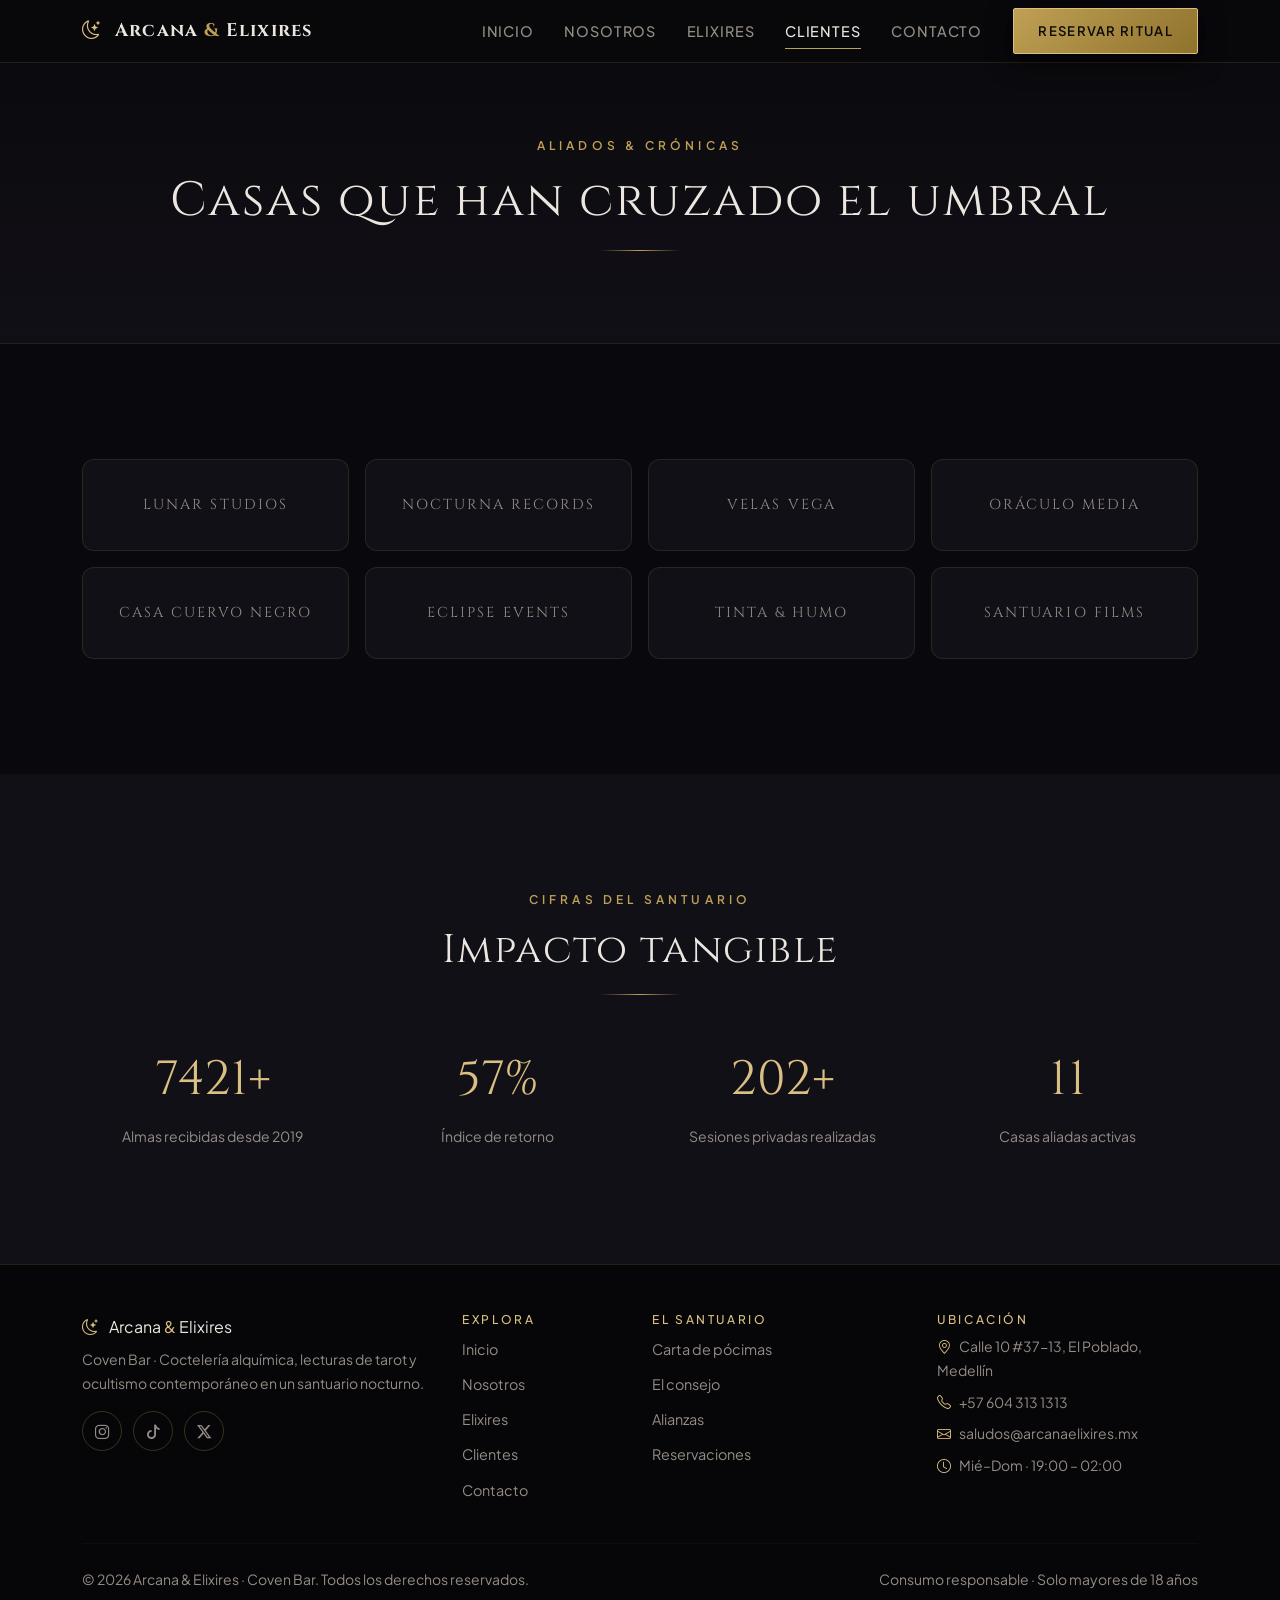
<file: clientes.html>
<!DOCTYPE html>
<html lang="es">
<head>
  <meta charset="UTF-8">
  <meta name="viewport" content="width=device-width, initial-scale=1">
  <meta name="description" content="Aliados, métricas y casos de éxito de Arcana & Elixires.">
  <title>Clientes · Arcana &amp; Elixires — Coven Bar</title>
  <link rel="preconnect" href="https://fonts.googleapis.com">
  <link rel="preconnect" href="https://fonts.gstatic.com" crossorigin>
  <link href="https://fonts.googleapis.com/css2?family=Cinzel:wght@500;600;700&family=Plus+Jakarta+Sans:wght@400;500;600;700&display=swap" rel="stylesheet">
  <link href="https://cdn.jsdelivr.net/npm/bootstrap@5.3.3/dist/css/bootstrap.min.css" rel="stylesheet"
        integrity="sha384-QWTKZyjpPEjISv5WaRU9OFeRpok6YctnYmDr5pNlyT2bRjXh0JMhjY6hW+ALEwIH" crossorigin="anonymous">
  <link rel="stylesheet" href="https://cdn.jsdelivr.net/npm/bootstrap-icons@1.11.3/font/bootstrap-icons.min.css">
  <link rel="stylesheet" href="styles.css">
</head>
<body>
  <nav class="navbar navbar-expand-lg navbar-dark navbar-arcana fixed-top" aria-label="Navegación principal">
    <div class="container">
      <a class="navbar-brand" href="index.html">
        <i class="bi bi-moon-stars text-gold me-2" aria-hidden="true"></i>
        Arcana <span class="amp">&amp;</span> Elixires
      </a>
      <button class="navbar-toggler" type="button" data-bs-toggle="collapse" data-bs-target="#mainNav"
              aria-controls="mainNav" aria-expanded="false" aria-label="Abrir menú de navegación">
        <i class="bi bi-list" aria-hidden="true"></i>
      </button>
      <div class="collapse navbar-collapse" id="mainNav">
        <ul class="navbar-nav ms-auto align-items-lg-center">
          <li class="nav-item"><a class="nav-link" href="index.html">Inicio</a></li>
          <li class="nav-item"><a class="nav-link" href="nosotros.html">Nosotros</a></li>
          <li class="nav-item"><a class="nav-link" href="productos.html">Elixires</a></li>
          <li class="nav-item"><a class="nav-link active" aria-current="page" href="clientes.html">Clientes</a></li>
          <li class="nav-item"><a class="nav-link" href="contacto.html">Contacto</a></li>
          <li class="nav-item ms-lg-3 mt-2 mt-lg-0">
            <a href="contacto.html" class="btn btn-gold btn-arcane btn-sm px-4">Reservar ritual</a>
          </li>
        </ul>
      </div>
    </div>
  </nav>
  <header class="page-header text-center">
    <div class="container">
      <p class="eyebrow">Aliados &amp; Crónicas</p>
      <h1 class="font-display display-5">Casas que han cruzado el umbral</h1>
      <div class="divider-arcane"></div>
    </div>
  </header>

  <section class="section-pad" aria-labelledby="logos-title">
    <div class="container">
      <h2 id="logos-title" class="visually-hidden">Marcas asociadas</h2>
      <div class="row g-3">
        <div class="col-6 col-md-3 reveal"><div class="logo-cell px-3 text-center"><span>LUNAR STUDIOS</span></div></div>
        <div class="col-6 col-md-3 reveal"><div class="logo-cell px-3 text-center"><span>NOCTURNA RECORDS</span></div></div>
        <div class="col-6 col-md-3 reveal"><div class="logo-cell px-3 text-center"><span>VELAS VEGA</span></div></div>
        <div class="col-6 col-md-3 reveal"><div class="logo-cell px-3 text-center"><span>ORÁCULO MEDIA</span></div></div>
        <div class="col-6 col-md-3 reveal"><div class="logo-cell px-3 text-center"><span>CASA CUERVO NEGRO</span></div></div>
        <div class="col-6 col-md-3 reveal"><div class="logo-cell px-3 text-center"><span>ECLIPSE EVENTS</span></div></div>
        <div class="col-6 col-md-3 reveal"><div class="logo-cell px-3 text-center"><span>TINTA &amp; HUMO</span></div></div>
        <div class="col-6 col-md-3 reveal"><div class="logo-cell px-3 text-center"><span>SANTUARIO FILMS</span></div></div>
      </div>
    </div>
  </section>

  <section class="section-pad bg-surface" aria-labelledby="metricas-title">
    <div class="container">
      <div class="text-center reveal">
        <p class="eyebrow">Cifras del santuario</p>
        <h2 id="metricas-title" class="font-display display-6">Impacto tangible</h2>
        <div class="divider-arcane"></div>
      </div>
      <div class="row text-center g-4 mt-1">
        <div class="col-6 col-lg-3 reveal">
          <p class="metric-value mb-1" data-count="12500" data-suffix="+">0</p>
          <p class="text-muted-arcane small mb-0">Almas recibidas desde 2019</p>
        </div>
        <div class="col-6 col-lg-3 reveal">
          <p class="metric-value mb-1" data-count="96" data-suffix="%">0</p>
          <p class="text-muted-arcane small mb-0">Índice de retorno</p>
        </div>
        <div class="col-6 col-lg-3 reveal">
          <p class="metric-value mb-1" data-count="340" data-suffix="+">0</p>
          <p class="text-muted-arcane small mb-0">Sesiones privadas realizadas</p>
        </div>
        <div class="col-6 col-lg-3 reveal">
          <p class="metric-value mb-1" data-count="18" data-suffix="">0</p>
          <p class="text-muted-arcane small mb-0">Casas aliadas activas</p>
        </div>
      </div>
    </div>
  </section>
  <footer class="footer-arcana pt-5 pb-4 mt-auto">
    <div class="container">
      <div class="row g-4">
        <div class="col-lg-4">
          <p class="navbar-brand mb-2">
            <i class="bi bi-moon-stars text-gold me-2" aria-hidden="true"></i>
            Arcana <span class="text-gold">&amp;</span> Elixires
          </p>
          <p class="text-muted-arcane small mb-3">Coven Bar · Coctelería alquímica, lecturas de tarot y ocultismo contemporáneo en un santuario nocturno.</p>
          <a class="social-orb me-2" href="#" aria-label="Instagram"><i class="bi bi-instagram" aria-hidden="true"></i></a>
          <a class="social-orb me-2" href="#" aria-label="TikTok"><i class="bi bi-tiktok" aria-hidden="true"></i></a>
          <a class="social-orb" href="#" aria-label="X"><i class="bi bi-twitter-x" aria-hidden="true"></i></a>
        </div>
        <div class="col-6 col-lg-2">
          <h6 class="text-uppercase text-gold" style="font-size:.75rem;letter-spacing:.22em">Explora</h6>
          <ul class="list-unstyled d-grid gap-2">
            <li><a href="index.html">Inicio</a></li>
            <li><a href="nosotros.html">Nosotros</a></li>
            <li><a href="productos.html">Elixires</a></li>
            <li><a href="clientes.html">Clientes</a></li>
            <li><a href="contacto.html">Contacto</a></li>
          </ul>
        </div>
        <div class="col-6 col-lg-3">
          <h6 class="text-uppercase text-gold" style="font-size:.75rem;letter-spacing:.22em">El Santuario</h6>
          <ul class="list-unstyled d-grid gap-2">
            <li><a href="productos.html">Carta de pócimas</a></li>
            <li><a href="nosotros.html">El consejo</a></li>
            <li><a href="clientes.html">Alianzas</a></li>
            <li><a href="contacto.html">Reservaciones</a></li>
          </ul>
        </div>
        <div class="col-lg-3">
          <h6 class="text-uppercase text-gold" style="font-size:.75rem;letter-spacing:.22em">Ubicación</h6>
          <ul class="list-unstyled d-grid gap-2 text-muted-arcane small">
            <li><i class="bi bi-geo-alt me-2 text-gold" aria-hidden="true"></i>Calle 10 #37-13, El Poblado, Medellín</li>
            <li><i class="bi bi-telephone me-2 text-gold" aria-hidden="true"></i>+57 604 313 1313</li>
            <li><i class="bi bi-envelope me-2 text-gold" aria-hidden="true"></i>saludos@arcanaelixires.mx</li>
            <li><i class="bi bi-clock me-2 text-gold" aria-hidden="true"></i>Mié–Dom · 19:00 – 02:00</li>
          </ul>
        </div>
      </div>
      <hr class="border-secondary border-opacity-25 my-4">
      <div class="d-flex flex-column flex-md-row justify-content-between small text-muted-arcane">
        <p class="mb-1">© <span data-year>2026</span> Arcana &amp; Elixires · Coven Bar. Todos los derechos reservados.</p>
        <p class="mb-1">Consumo responsable · Solo mayores de 18 años</p>
      </div>
    </div>
  </footer>

  <button id="backToTop" aria-label="Volver arriba"><i class="bi bi-arrow-up" aria-hidden="true"></i></button>
  <script src="https://cdn.jsdelivr.net/npm/bootstrap@5.3.3/dist/js/bootstrap.bundle.min.js"
          integrity="sha384-YvpcrYf0tY3lHB60NNkmXc5s9fDVZLESaAA55NDzOxhy9GkcIdslK1eN7N6jIeHz" crossorigin="anonymous"></script>
  <script src="main.js"></script>
</body>
</html>
</file>
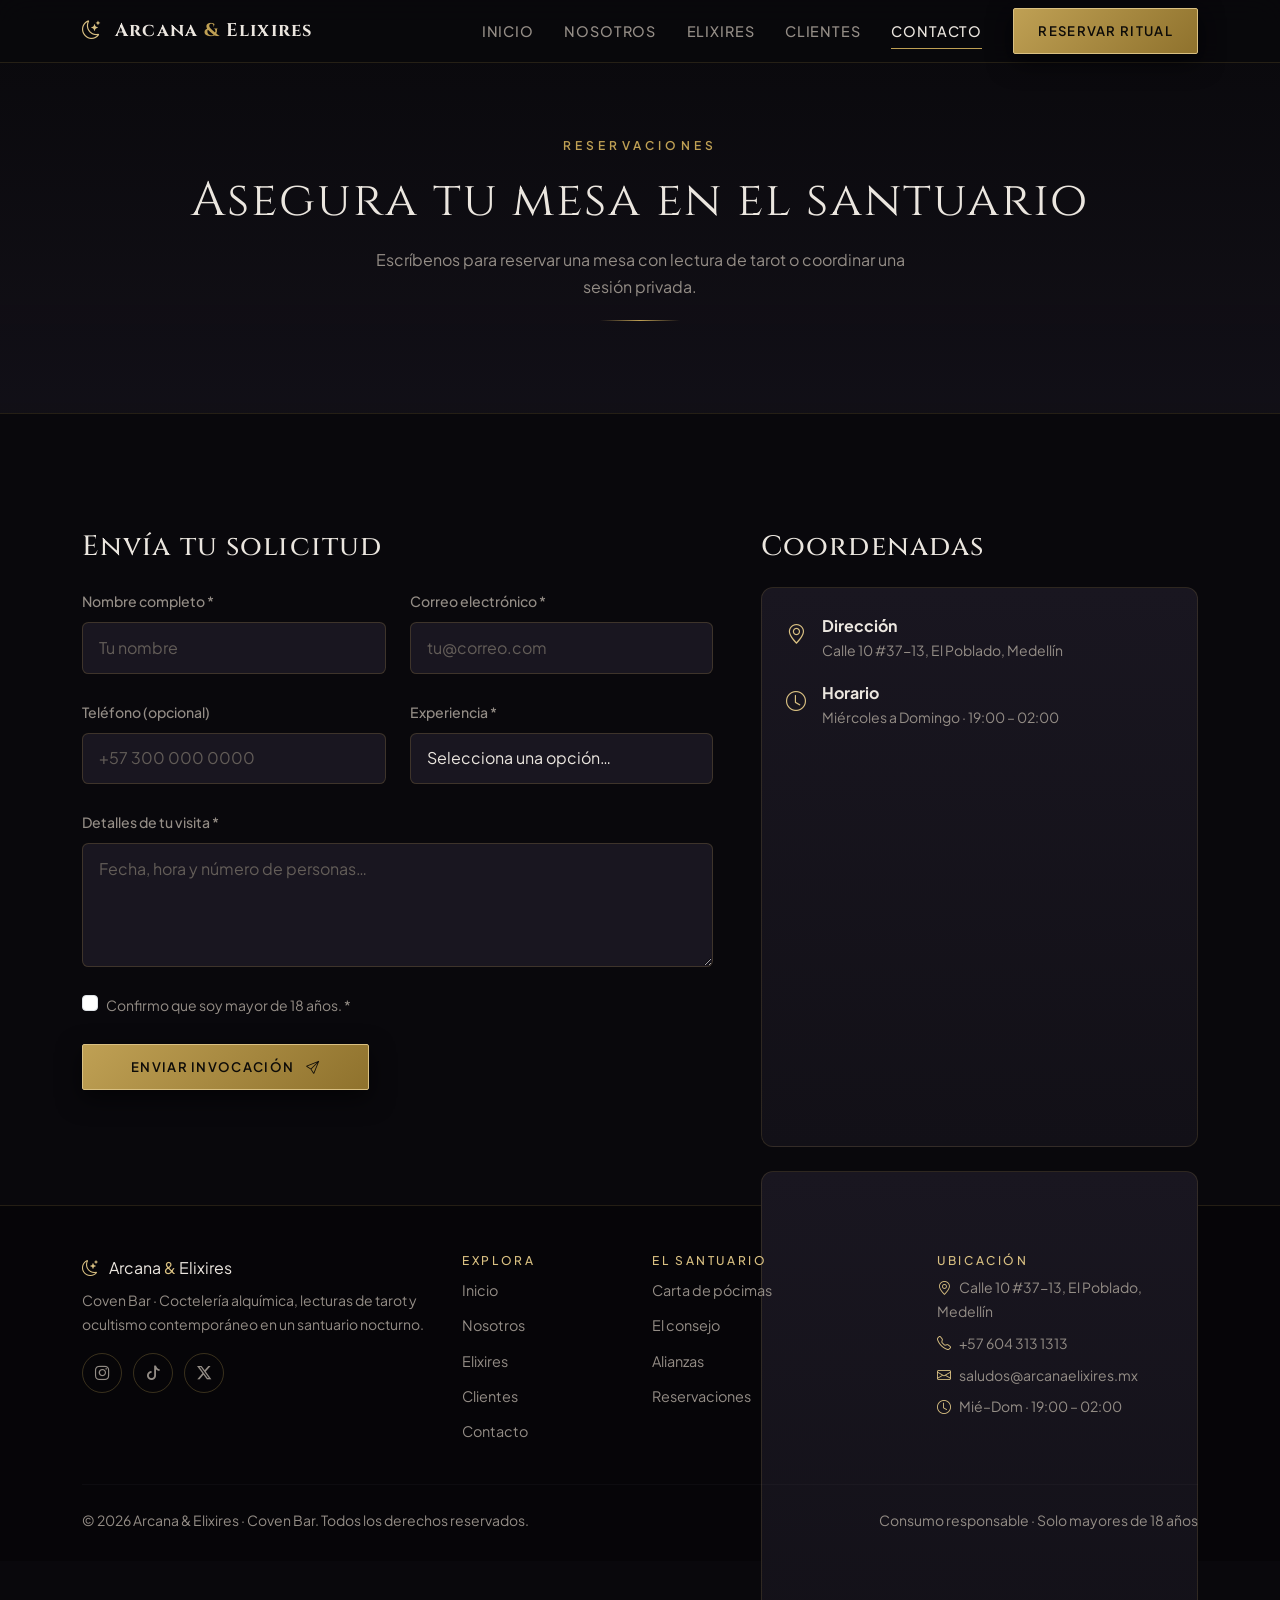
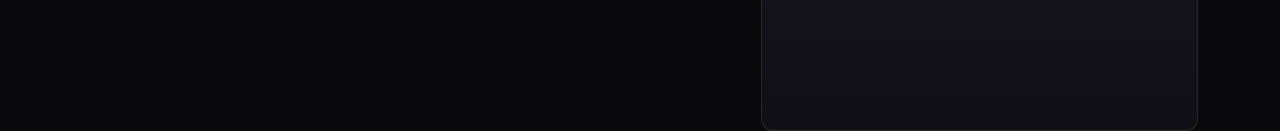
<file: contacto.html>
<!DOCTYPE html>
<html lang="es">
<head>
  <meta charset="UTF-8">
  <meta name="viewport" content="width=device-width, initial-scale=1">
  <meta name="description" content="Reservaciones y eventos privados en Arcana & Elixires.">
  <title>Contacto · Arcana &amp; Elixires — Coven Bar</title>
  <link rel="preconnect" href="https://fonts.googleapis.com">
  <link rel="preconnect" href="https://fonts.gstatic.com" crossorigin>
  <link href="https://fonts.googleapis.com/css2?family=Cinzel:wght@500;600;700&family=Plus+Jakarta+Sans:wght@400;500;600;700&display=swap" rel="stylesheet">
  <link href="https://cdn.jsdelivr.net/npm/bootstrap@5.3.3/dist/css/bootstrap.min.css" rel="stylesheet"
        integrity="sha384-QWTKZyjpPEjISv5WaRU9OFeRpok6YctnYmDr5pNlyT2bRjXh0JMhjY6hW+ALEwIH" crossorigin="anonymous">
  <link rel="stylesheet" href="https://cdn.jsdelivr.net/npm/bootstrap-icons@1.11.3/font/bootstrap-icons.min.css">
  <link rel="stylesheet" href="styles.css">
</head>
<body>
  <nav class="navbar navbar-expand-lg navbar-dark navbar-arcana fixed-top" aria-label="Navegación principal">
    <div class="container">
      <a class="navbar-brand" href="index.html">
        <i class="bi bi-moon-stars text-gold me-2" aria-hidden="true"></i>
        Arcana <span class="amp">&amp;</span> Elixires
      </a>
      <button class="navbar-toggler" type="button" data-bs-toggle="collapse" data-bs-target="#mainNav"
              aria-controls="mainNav" aria-expanded="false" aria-label="Abrir menú de navegación">
        <i class="bi bi-list" aria-hidden="true"></i>
      </button>
      <div class="collapse navbar-collapse" id="mainNav">
        <ul class="navbar-nav ms-auto align-items-lg-center">
          <li class="nav-item"><a class="nav-link" href="index.html">Inicio</a></li>
          <li class="nav-item"><a class="nav-link" href="nosotros.html">Nosotros</a></li>
          <li class="nav-item"><a class="nav-link" href="productos.html">Elixires</a></li>
          <li class="nav-item"><a class="nav-link" href="clientes.html">Clientes</a></li>
          <li class="nav-item"><a class="nav-link active" aria-current="page" href="contacto.html">Contacto</a></li>
          <li class="nav-item ms-lg-3 mt-2 mt-lg-0">
            <a href="contacto.html" class="btn btn-gold btn-arcane btn-sm px-4">Reservar ritual</a>
          </li>
        </ul>
      </div>
    </div>
  </nav>
  <header class="page-header text-center">
    <div class="container">
      <p class="eyebrow">Reservaciones</p>
      <h1 class="font-display display-5">Asegura tu mesa en el santuario</h1>
      <p class="text-muted-arcane col-lg-6 mx-auto mt-3 mb-0">
        Escríbenos para reservar una mesa con lectura de tarot o coordinar una sesión privada.
      </p>
      <div class="divider-arcane"></div>
    </div>
  </header>

  <section class="section-pad" aria-labelledby="form-title">
    <div class="container">
      <div class="row g-5">
        <div class="col-lg-7 reveal">
          <h2 id="form-title" class="font-display h3 mb-4">Envía tu solicitud</h2>
          <div id="formSuccess" class="alert alert-dark border border-warning text-gold d-none" tabindex="-1" role="status">
            <i class="bi bi-check-circle me-2" aria-hidden="true"></i>
            Tu solicitud ha sido recibida. Confirmaremos tu mesa muy pronto.
          </div>
          <form id="contactForm" novalidate>
            <div class="row g-4">
              <div class="col-md-6">
                <label for="nombre" class="form-label">Nombre completo *</label>
                <input type="text" class="form-control" id="nombre" name="nombre" placeholder="Tu nombre" required minlength="3">
                <div class="invalid-feedback">Escribe tu nombre (mínimo 3 caracteres).</div>
              </div>
              <div class="col-md-6">
                <label for="email" class="form-label">Correo electrónico *</label>
                <input type="email" class="form-control" id="email" name="email" placeholder="tu@correo.com" required>
                <div class="invalid-feedback">Ingresa un correo válido.</div>
              </div>
              <div class="col-md-6">
                <label for="telefono" class="form-label">Teléfono (opcional)</label>
                <input type="tel" class="form-control" id="telefono" name="telefono" placeholder="+57 300 000 0000">
              </div>
              <div class="col-md-6">
                <label for="motivo" class="form-label">Experiencia *</label>
                <select class="form-select" id="motivo" name="motivo" required>
                  <option value="" selected disabled>Selecciona una opción…</option>
                  <option>Mesa general + Elixir</option>
                  <option>Ritual completo (Elixir + Lectura de Tarot)</option>
                  <option>Sesión privada / Grupo</option>
                  <option>Alianza o prensa</option>
                </select>
                <div class="invalid-feedback">Selecciona una opción.</div>
              </div>
              <div class="col-12">
                <label for="mensaje" class="form-label">Detalles de tu visita *</label>
                <textarea class="form-control" id="mensaje" name="mensaje" rows="4" placeholder="Fecha, hora y número de personas…" required minlength="10"></textarea>
                <div class="invalid-feedback">Indica al menos 10 caracteres.</div>
              </div>
              <div class="col-12">
                <div class="form-check">
                  <input class="form-check-input" type="checkbox" id="mayor" required>
                  <label class="form-check-label text-muted-arcane small" for="mayor">
                    Confirmo que soy mayor de 18 años. *
                  </label>
                  <div class="invalid-feedback">Debes confirmar tu mayoría de edad.</div>
                </div>
              </div>
              <div class="col-12">
                <button type="submit" class="btn btn-gold btn-arcane px-5">
                  Enviar invocación <i class="bi bi-send ms-2" aria-hidden="true"></i>
                </button>
              </div>
            </div>
          </form>
        </div>

        <div class="col-lg-5 reveal">
          <h2 class="font-display h3 mb-4">Coordenadas</h2>
          <div class="card-arcane p-4 mb-4">
            <ul class="list-unstyled d-grid gap-3 mb-0">
              <li class="d-flex">
                <i class="bi bi-geo-alt text-gold fs-5 me-3 mt-1" aria-hidden="true"></i>
                <div>
                  <p class="fw-bold mb-0">Dirección</p>
                  <p class="text-muted-arcane small mb-0">Calle 10 #37-13, El Poblado, Medellín</p>
                </div>
              </li>
              <li class="d-flex">
                <i class="bi bi-clock text-gold fs-5 me-3 mt-1" aria-hidden="true"></i>
                <div>
                  <p class="fw-bold mb-0">Horario</p>
                  <p class="text-muted-arcane small mb-0">Miércoles a Domingo · 19:00 – 02:00</p>
                </div>
              </li>
            </ul>
          </div>
          <div class="card-arcane overflow-hidden">
            <iframe title="Mapa de ubicación"
                    src="https://www.openstreetmap.org/export/embed.html?bbox=-75.578%2C6.200%2C-75.558%2C6.218&layer=mapnik&marker=6.209%2C-75.568"
                    width="100%" height="240" style="border:0; filter: grayscale(1) invert(0.92) contrast(1.1);"
                    loading="lazy"></iframe>
          </div>
        </div>
      </div>
    </div>
  </section>
  <footer class="footer-arcana pt-5 pb-4 mt-auto">
    <div class="container">
      <div class="row g-4">
        <div class="col-lg-4">
          <p class="navbar-brand mb-2">
            <i class="bi bi-moon-stars text-gold me-2" aria-hidden="true"></i>
            Arcana <span class="text-gold">&amp;</span> Elixires
          </p>
          <p class="text-muted-arcane small mb-3">Coven Bar · Coctelería alquímica, lecturas de tarot y ocultismo contemporáneo en un santuario nocturno.</p>
          <a class="social-orb me-2" href="#" aria-label="Instagram"><i class="bi bi-instagram" aria-hidden="true"></i></a>
          <a class="social-orb me-2" href="#" aria-label="TikTok"><i class="bi bi-tiktok" aria-hidden="true"></i></a>
          <a class="social-orb" href="#" aria-label="X"><i class="bi bi-twitter-x" aria-hidden="true"></i></a>
        </div>
        <div class="col-6 col-lg-2">
          <h6 class="text-uppercase text-gold" style="font-size:.75rem;letter-spacing:.22em">Explora</h6>
          <ul class="list-unstyled d-grid gap-2">
            <li><a href="index.html">Inicio</a></li>
            <li><a href="nosotros.html">Nosotros</a></li>
            <li><a href="productos.html">Elixires</a></li>
            <li><a href="clientes.html">Clientes</a></li>
            <li><a href="contacto.html">Contacto</a></li>
          </ul>
        </div>
        <div class="col-6 col-lg-3">
          <h6 class="text-uppercase text-gold" style="font-size:.75rem;letter-spacing:.22em">El Santuario</h6>
          <ul class="list-unstyled d-grid gap-2">
            <li><a href="productos.html">Carta de pócimas</a></li>
            <li><a href="nosotros.html">El consejo</a></li>
            <li><a href="clientes.html">Alianzas</a></li>
            <li><a href="contacto.html">Reservaciones</a></li>
          </ul>
        </div>
        <div class="col-lg-3">
          <h6 class="text-uppercase text-gold" style="font-size:.75rem;letter-spacing:.22em">Ubicación</h6>
          <ul class="list-unstyled d-grid gap-2 text-muted-arcane small">
            <li><i class="bi bi-geo-alt me-2 text-gold" aria-hidden="true"></i>Calle 10 #37-13, El Poblado, Medellín</li>
            <li><i class="bi bi-telephone me-2 text-gold" aria-hidden="true"></i>+57 604 313 1313</li>
            <li><i class="bi bi-envelope me-2 text-gold" aria-hidden="true"></i>saludos@arcanaelixires.mx</li>
            <li><i class="bi bi-clock me-2 text-gold" aria-hidden="true"></i>Mié–Dom · 19:00 – 02:00</li>
          </ul>
        </div>
      </div>
      <hr class="border-secondary border-opacity-25 my-4">
      <div class="d-flex flex-column flex-md-row justify-content-between small text-muted-arcane">
        <p class="mb-1">© <span data-year>2026</span> Arcana &amp; Elixires · Coven Bar. Todos los derechos reservados.</p>
        <p class="mb-1">Consumo responsable · Solo mayores de 18 años</p>
      </div>
    </div>
  </footer>

  <button id="backToTop" aria-label="Volver arriba"><i class="bi bi-arrow-up" aria-hidden="true"></i></button>
  <script src="https://cdn.jsdelivr.net/npm/bootstrap@5.3.3/dist/js/bootstrap.bundle.min.js"
          integrity="sha384-YvpcrYf0tY3lHB60NNkmXc5s9fDVZLESaAA55NDzOxhy9GkcIdslK1eN7N6jIeHz" crossorigin="anonymous"></script>
  <script src="main.js"></script>
</body>
</html>
</file>
<file: styles.css>
/* ==========================================================
   ARCANA & ELIXIRES · COVEN BAR — Estética Gótica & Alquímica
   Paleta sobria: Obsidiana #09080c / Carbón #121017 /
                  Oro viejo #bfa054 / Carmesí profundo #6e1e2a
   ========================================================== */
:root {
  --ink: #09080c;            /* fondo obsidiana profundo */
  --ink-2: #121017;          /* superficie elevada */
  --ink-3: #191620;          /* tarjetas */
  --crimson: #6e1e2a;        /* borgoña / sangre oscura */
  --crimson-soft: #963342;
  --gold: #bfa054;           /* oro viejo / latón */
  --gold-soft: #d9c082;
  --sage: #5c7a72;           /* verde salvia apagado */
  --bone: #ebe6df;           /* pergamino claro */
  --muted: #948d86;          /* piedra / ceniza */
  --radius: 0.75rem;
  --shadow: 0 20px 50px rgba(0, 0, 0, 0.75);
  --transition: 0.35s cubic-bezier(0.22, 0.8, 0.3, 1);
}

/* ---------- Base ---------- */
html { scroll-behavior: smooth; scroll-padding-top: 84px; }
body {
  font-family: "Plus Jakarta Sans", system-ui, -apple-system, sans-serif;
  background-color: var(--ink);
  color: var(--bone);
  line-height: 1.7;
  overflow-x: hidden;
}
h1, h2, h3, h4, .font-display {
  font-family: "Cinzel", serif;
  letter-spacing: 0.04em;
  color: var(--bone);
}
a { color: var(--gold-soft); text-decoration: none; transition: color var(--transition); }
a:hover { color: var(--gold); }
::selection { background: var(--crimson); color: var(--bone); }

/* Foco visible — accesibilidad */
a:focus-visible, button:focus-visible, input:focus-visible,
textarea:focus-visible, select:focus-visible {
  outline: 2px solid var(--gold);
  outline-offset: 3px;
  border-radius: 0.25rem;
}

/* Utilidades de marca */
.text-gold { color: var(--gold-soft) !important; }
.text-crimson { color: var(--crimson-soft) !important; }
.text-sage { color: var(--sage) !important; }
.text-muted-arcane { color: var(--muted) !important; }
.bg-surface { background-color: var(--ink-2); }
.bg-card { background-color: var(--ink-3); }

.eyebrow {
  font-size: 0.75rem;
  letter-spacing: 0.35em;
  text-transform: uppercase;
  color: var(--gold);
  font-weight: 600;
}
.section-pad { padding: clamp(4.5rem, 9vw, 7.5rem) 0; }
.divider-arcane {
  width: 80px;
  height: 1px;
  margin: 1.25rem auto;
  background: linear-gradient(90deg, transparent, var(--gold), transparent);
}

/* ---------- Navbar fija ---------- */
.navbar-arcana {
  background: rgba(9, 8, 12, 0.88);
  backdrop-filter: blur(16px);
  -webkit-backdrop-filter: blur(16px);
  border-bottom: 1px solid rgba(191, 160, 84, 0.16);
  transition: box-shadow var(--transition), background var(--transition);
}
.navbar-arcana.is-scrolled { box-shadow: 0 10px 35px rgba(0, 0, 0, 0.8); }
.navbar-arcana .navbar-brand {
  font-family: "Cinzel", serif;
  font-weight: 700;
  font-size: 1.15rem;
  color: var(--bone) !important;
  letter-spacing: 0.06em;
}
.navbar-arcana .navbar-brand .amp { color: var(--gold); }
.navbar-arcana .nav-link {
  color: var(--muted) !important;
  font-weight: 500;
  font-size: 0.9rem;
  letter-spacing: 0.06em;
  text-transform: uppercase;
  padding: 0.55rem 0.95rem !important;
  position: relative;
}
.navbar-arcana .nav-link::after {
  content: "";
  position: absolute;
  left: 0.95rem;
  right: 0.95rem;
  bottom: 0.2rem;
  height: 1px;
  background: var(--gold);
  transform: scaleX(0);
  transform-origin: center;
  transition: transform var(--transition);
}
.navbar-arcana .nav-link:hover,
.navbar-arcana .nav-link.active { color: var(--bone) !important; }
.navbar-arcana .nav-link:hover::after,
.navbar-arcana .nav-link.active::after { transform: scaleX(1); }
.navbar-toggler { border-color: rgba(191, 160, 84, 0.35); }
.navbar-toggler .bi { color: var(--gold); font-size: 1.4rem; }

/* ---------- Botones ---------- */
.btn-arcane {
  --bs-btn-font-weight: 600;
  --bs-btn-padding-y: 0.75rem;
  --bs-btn-padding-x: 1.8rem;
  border-radius: 2px;
  letter-spacing: 0.1em;
  text-transform: uppercase;
  font-size: 0.82rem;
  transition: var(--transition);
}
.btn-gold {
  background: linear-gradient(135deg, var(--gold), #8f722d);
  border: 1px solid var(--gold-soft);
  color: #0d0b08 !important;
  box-shadow: 0 8px 25px rgba(0, 0, 0, 0.6);
}
.btn-gold:hover {
  transform: translateY(-2px);
  background: linear-gradient(135deg, var(--gold-soft), var(--gold));
  box-shadow: 0 12px 32px rgba(191, 160, 84, 0.22);
}
.btn-ghost {
  border: 1px solid rgba(191, 160, 84, 0.45);
  color: var(--gold-soft) !important;
  background: rgba(18, 16, 23, 0.6);
}
.btn-ghost:hover {
  background: rgba(191, 160, 84, 0.12);
  border-color: var(--gold);
  transform: translateY(-2px);
}
.btn-crimson {
  background: var(--crimson);
  border: 1px solid var(--crimson-soft);
  color: var(--bone) !important;
}
.btn-crimson:hover {
  background: var(--crimson-soft);
  transform: translateY(-2px);
}

/* ---------- Hero con fotografía atmosférica ---------- */
.hero {
  position: relative;
  min-height: 92vh;
  display: flex;
  align-items: center;
  background:
    linear-gradient(90deg, rgba(9, 8, 12, 0.94) 0%, rgba(9, 8, 12, 0.78) 55%, rgba(9, 8, 12, 0.88) 100%),
    url('https://images.unsplash.com/photo-1514362545857-3bc16c4c7d1b?auto=format&fit=crop&w=1800&q=80') center/cover no-repeat;
  border-bottom: 1px solid rgba(191, 160, 84, 0.18);
  overflow: hidden;
}
.hero .display-title { font-size: clamp(2.3rem, 5.5vw, 4.2rem); line-height: 1.12; }
.hero-lead { color: var(--muted); font-size: clamp(1rem, 1.4vw, 1.18rem); max-width: 580px; }

.hero-frame {
  position: relative;
  border-radius: var(--radius);
  overflow: hidden;
  border: 1px solid rgba(191, 160, 84, 0.3);
  box-shadow: var(--shadow);
}
.hero-frame img {
  width: 100%;
  height: 460px;
  object-fit: cover;
  filter: contrast(1.08) brightness(0.82) saturate(0.75);
  transition: transform 0.8s ease;
}
.hero-frame:hover img { transform: scale(1.03); }
.hero-frame::after {
  content: "";
  position: absolute;
  inset: 12px;
  border: 1px solid rgba(191, 160, 84, 0.25);
  pointer-events: none;
}

/* ---------- Cabecera interna ---------- */
.page-header {
  padding-top: 8.5rem;
  padding-bottom: 4.5rem;
  background:
    linear-gradient(180deg, rgba(9, 8, 12, 0.88), rgba(18, 16, 23, 0.96)),
    url('https://images.unsplash.com/photo-1572116469696-31de0f17cc34?auto=format&fit=crop&w=1600&q=80') center/cover no-repeat;
  border-bottom: 1px solid rgba(191, 160, 84, 0.15);
}

/* ---------- Tarjetas e Imágenes de Productos ---------- */
.card-arcane {
  background: linear-gradient(180deg, var(--ink-3), var(--ink-2));
  border: 1px solid rgba(191, 160, 84, 0.16);
  border-radius: var(--radius);
  transition: var(--transition);
  height: 100%;
}
.card-arcane:hover {
  transform: translateY(-6px);
  border-color: rgba(191, 160, 84, 0.45);
  box-shadow: var(--shadow);
}
.elixir-img-wrap {
  position: relative;
  height: 240px;
  overflow: hidden;
  background: var(--ink);
  border-bottom: 1px solid rgba(191, 160, 84, 0.14);
}
.elixir-img-wrap img {
  width: 100%;
  height: 100%;
  object-fit: cover;
  filter: contrast(1.1) brightness(0.8) saturate(0.7);
  transition: transform 0.6s ease, filter 0.6s ease;
}
.card-arcane:hover .elixir-img-wrap img {
  transform: scale(1.06);
  filter: contrast(1.12) brightness(0.9) saturate(0.82);
}
.elixir-img-wrap::after {
  content: "";
  position: absolute;
  inset: 0;
  background: linear-gradient(180deg, transparent 50%, rgba(18, 16, 23, 0.9) 100%);
  pointer-events: none;
}

.icon-orb {
  width: 56px;
  height: 56px;
  border-radius: 50%;
  display: grid;
  place-items: center;
  background: rgba(191, 160, 84, 0.08);
  border: 1px solid rgba(191, 160, 84, 0.32);
  font-size: 1.4rem;
  color: var(--gold-soft);
}
.price-tag {
  font-family: "Cinzel", serif;
  color: var(--gold-soft);
  font-size: 1.2rem;
  font-weight: 600;
}

/* ---------- Testimonios / Aliados ---------- */
.testimonial {
  background: var(--ink-2);
  border: 1px solid rgba(191, 160, 84, 0.16);
  border-left: 2px solid var(--gold);
  border-radius: var(--radius);
  height: 100%;
}
.logo-cell {
  background: var(--ink-2);
  border: 1px solid rgba(191, 160, 84, 0.14);
  border-radius: var(--radius);
  display: grid;
  place-items: center;
  min-height: 92px;
  transition: var(--transition);
}
.logo-cell:hover {
  border-color: rgba(191, 160, 84, 0.45);
  transform: translateY(-3px);
}
.logo-cell span {
  font-family: "Cinzel", serif;
  color: var(--muted);
  letter-spacing: 0.14em;
  font-size: 0.9rem;
}
.logo-cell:hover span { color: var(--gold-soft); }

/* Métricas */
.metric-value {
  font-family: "Cinzel", serif;
  font-size: clamp(2.1rem, 4.5vw, 3rem);
  color: var(--gold-soft);
}

/* ---------- Oráculo Interactivo (Cartas del Tarot) ---------- */
.tarot-card-btn {
  background: linear-gradient(160deg, #18141f, #0d0b12);
  border: 1px solid rgba(191, 160, 84, 0.35);
  border-radius: var(--radius);
  padding: 2rem 1.25rem;
  text-align: center;
  cursor: pointer;
  transition: var(--transition);
  width: 100%;
  color: var(--bone);
}
.tarot-card-btn:hover {
  transform: translateY(-6px);
  border-color: var(--gold);
  box-shadow: 0 15px 35px rgba(0, 0, 0, 0.7);
}
.tarot-card-btn.is-revealed {
  border-color: var(--gold);
  background: linear-gradient(160deg, #221b24, #120f17);
}

/* ---------- Formulario ---------- */
.form-control, .form-select {
  background: var(--ink-3);
  border: 1px solid rgba(191, 160, 84, 0.22);
  color: var(--bone);
  border-radius: 0.4rem;
  padding: 0.8rem 1rem;
}
.form-control::placeholder { color: #635d58; }
.form-control:focus, .form-select:focus {
  background: var(--ink-3);
  color: var(--bone);
  border-color: var(--gold);
  box-shadow: 0 0 0 0.2rem rgba(191, 160, 84, 0.15);
}
.form-label { color: var(--muted); font-weight: 500; font-size: 0.88rem; }

/* ---------- Footer ---------- */
.footer-arcana {
  background: #060508;
  border-top: 1px solid rgba(191, 160, 84, 0.16);
}
.footer-arcana a { color: var(--muted); font-size: 0.9rem; }
.footer-arcana a:hover { color: var(--gold-soft); }
.social-orb {
  width: 40px;
  height: 40px;
  border-radius: 50%;
  display: inline-grid;
  place-items: center;
  border: 1px solid rgba(191, 160, 84, 0.28);
  color: var(--gold-soft);
  font-size: 1rem;
  transition: var(--transition);
}
.social-orb:hover {
  background: rgba(191, 160, 84, 0.12);
  transform: translateY(-2px);
  color: var(--gold);
}

/* ---------- Animación de aparición (JS reveal) ---------- */
.reveal { opacity: 0; transform: translateY(22px); transition: opacity 0.7s ease, transform 0.7s ease; }
.reveal.is-visible { opacity: 1; transform: none; }

/* Volver arriba */
#backToTop {
  position: fixed; right: 1.25rem; bottom: 1.25rem; z-index: 1050;
  width: 44px; height: 44px; border-radius: 50%;
  border: 1px solid rgba(191, 160, 84, 0.4);
  background: rgba(18, 16, 23, 0.92); color: var(--gold-soft); font-size: 1.1rem;
  opacity: 0; visibility: hidden; transition: var(--transition);
}
#backToTop.show { opacity: 1; visibility: visible; }
#backToTop:hover { background: var(--gold); color: #09080c; }

@media (prefers-reduced-motion: reduce) {
  *, *::before, *::after { animation: none !important; transition: none !important; }
  html { scroll-behavior: auto; }
  .reveal { opacity: 1; transform: none; }
}
</file>
